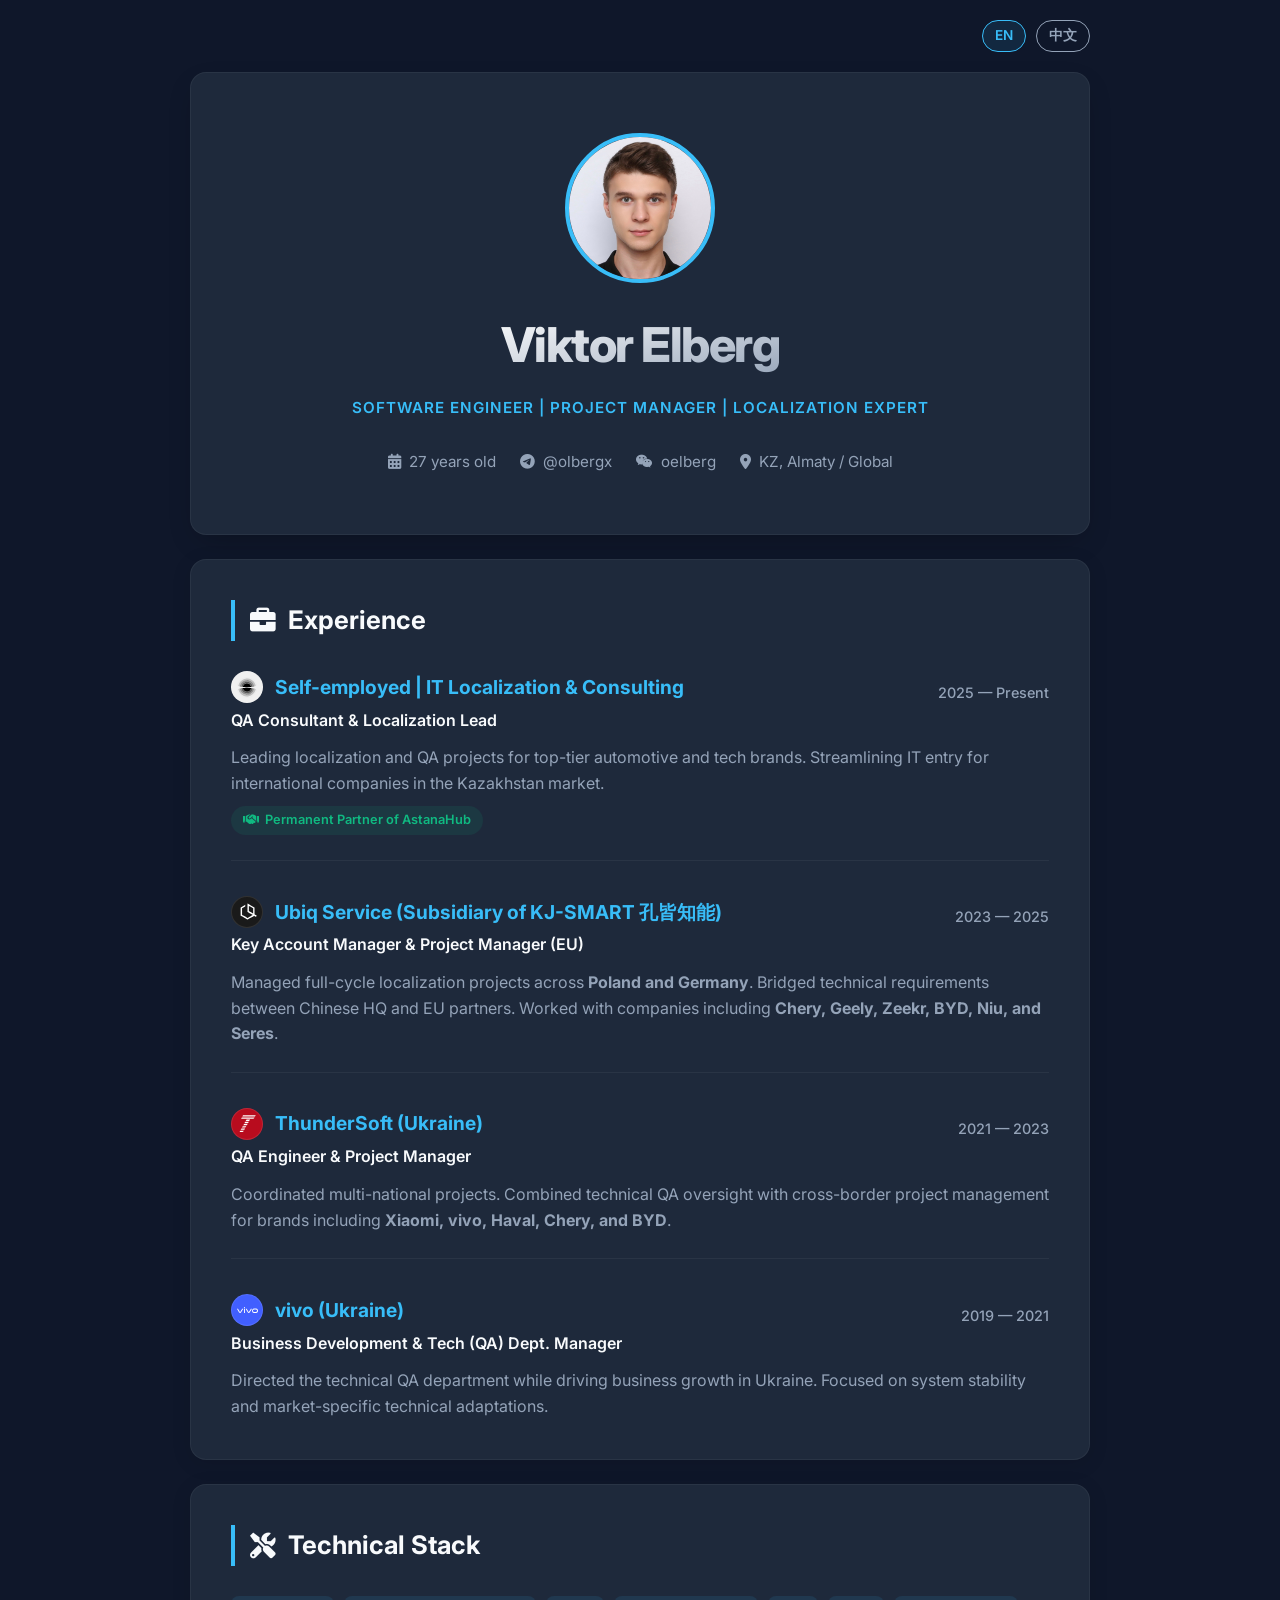
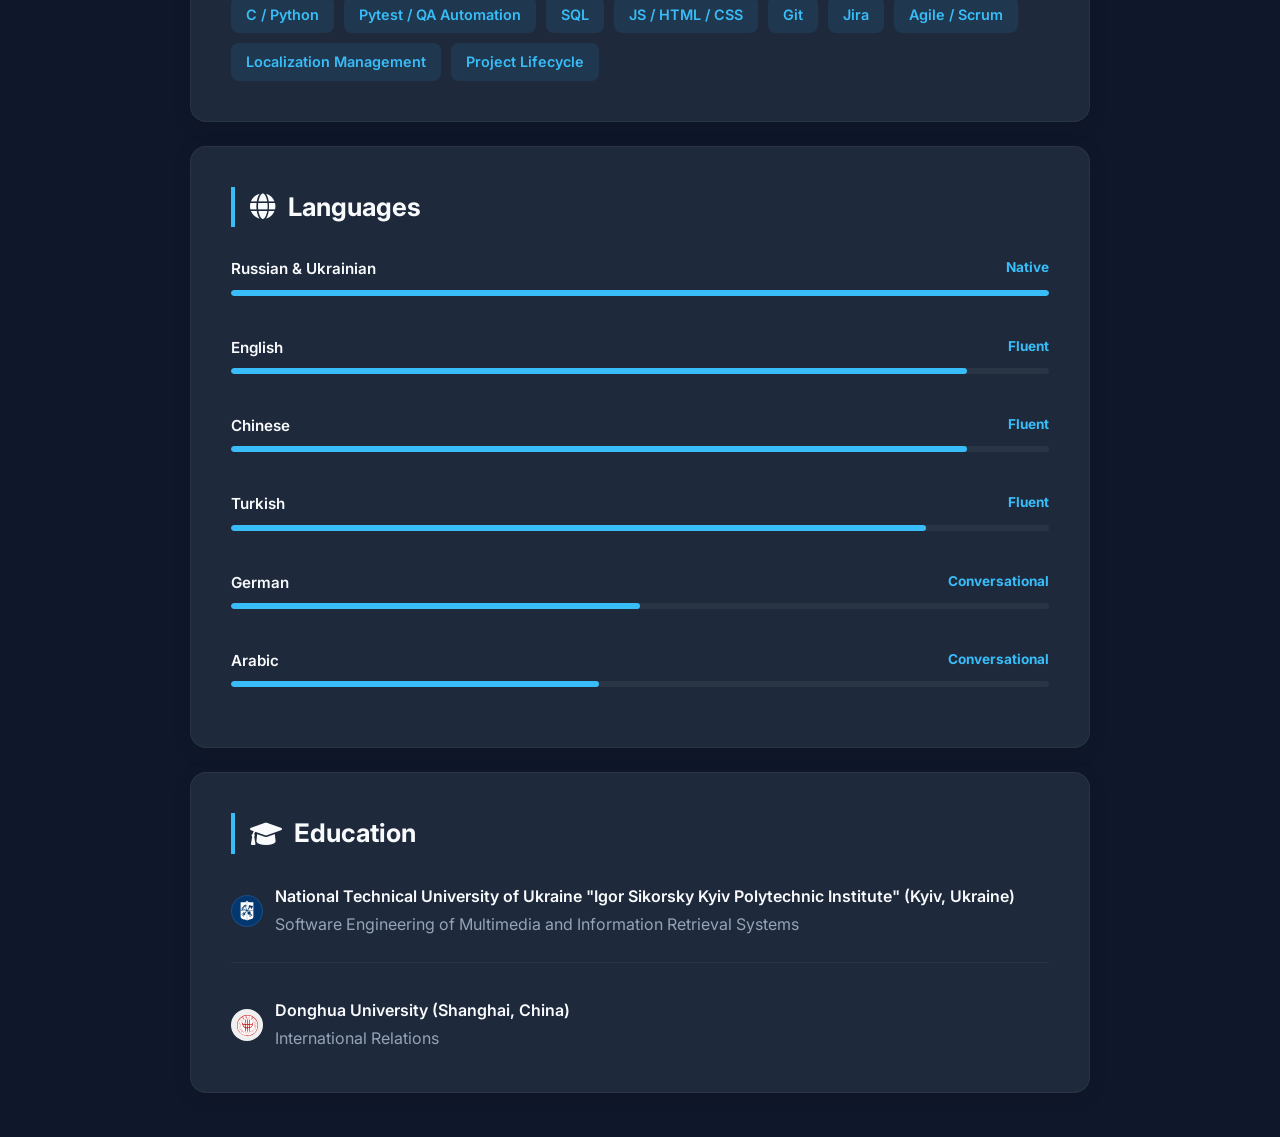
<file: index.html>
<!DOCTYPE html>
<html lang="en">
<head>
    <meta charset="UTF-8">
    <meta name="viewport" content="width=device-width, initial-scale=1.0">
    <title>Viktor Elberg | CV</title>
    <link rel="preconnect" href="https://fonts.googleapis.com">
    <link rel="preconnect" href="https://fonts.gstatic.com" crossorigin>
    <link href="https://fonts.googleapis.com/css2?family=Inter:wght@400;500;600;700;800&display=swap" rel="stylesheet">
    <link rel="stylesheet" href="https://cdnjs.cloudflare.com/ajax/libs/font-awesome/6.0.0/css/all.min.css">
    <link rel="icon" type="image/png" href="img/favicon/favicon-96x96.png" sizes="96x96" />
    <link rel="icon" type="image/svg+xml" href="img/favicon/favicon.svg" />
    <link rel="shortcut icon" href="img/favicon/favicon.ico" />
    <link rel="apple-touch-icon" sizes="180x180" href="img/favicon/apple-touch-icon.png" />
    <link rel="manifest" href="img/favicon/site.webmanifest" />
    <link rel="stylesheet" href="style.css">
</head>
<body>

<div class="container">
    <nav class="lang-switcher">
        <a href="index.html" class="active">EN</a>
        <a href="zh.html">中文</a>
    </nav>

    <header>
        <div class="profile-photo">
            <img src="img/cvphoto.jpg" alt="Viktor Elberg">
        </div>
        <h1>Viktor Elberg</h1>
        <span class="subtitle">Software Engineer | Project Manager | Localization Expert</span>
        <div class="contacts">
            <span><i class="fas fa-calendar-alt"></i> 27 years old</span>
            <a href="https://t.me/olbergx"><i class="fab fa-telegram"></i> @olbergx</a>
            <span><i class="fab fa-weixin"></i> oelberg</span>
            <span><i class="fas fa-map-marker-alt"></i> KZ, Almaty / Global</span>
        </div>
    </header>

    <section id="experience">
        <h2><i class="fas fa-briefcase"></i> Experience</h2>
        
        <div class="exp-item">
            <div class="exp-header">
                <div class="company-box">
                    <div class="logo-circle logo-self">
                        <img src="img/astanahub.svg" alt="AstanaHub">
                    </div>
                    <span class="company">Self-employed | IT Localization & Consulting</span>
                </div>
                <span class="date">2025 — Present</span>
            </div>
            <span class="role">QA Consultant & Localization Lead</span>
            <p class="exp-content">Leading localization and QA projects for top-tier automotive and tech brands. Streamlining IT entry for international companies in the Kazakhstan market.</p>
            <div class="partnership-badge">
                <i class="fas fa-handshake"></i> Permanent Partner of AstanaHub
            </div>
        </div>

        <div class="exp-item">
            <div class="exp-header">
                <div class="company-box">
                    <div class="logo-circle logo-ubiq">
                        <img src="img/ubiq.svg" alt="Ubiq Service">
                    </div>
                    <span class="company">Ubiq Service (Subsidiary of KJ-SMART 孔皆知能)</span>
                </div>
                <span class="date">2023 — 2025</span>
            </div>
            <span class="role">Key Account Manager & Project Manager (EU)</span>
            <p class="exp-content">Managed full-cycle localization projects across <b>Poland and Germany</b>. Bridged technical requirements between Chinese HQ and EU partners. Worked with companies including <b>Chery, Geely, Zeekr, BYD, Niu, and Seres</b>.</p>
        </div>

        <div class="exp-item">
            <div class="exp-header">
                <div class="company-box">
                    <div class="logo-circle logo-thundersoft">
                        <img src="img/ts.svg" alt="ThunderSoft">
                    </div>
                    <span class="company">ThunderSoft (Ukraine)</span>
                </div>
                <span class="date">2021 — 2023</span>
            </div>
            <span class="role">QA Engineer & Project Manager</span>
            <p class="exp-content">Coordinated multi-national projects. Combined technical QA oversight with cross-border project management for brands including <b>Xiaomi, vivo, Haval, Chery, and BYD</b>.</p>
        </div>

        <div class="exp-item">
            <div class="exp-header">
                <div class="company-box">
                    <div class="logo-circle logo-vivo">
                        <img src="img/vivo.svg" alt="vivo">
                    </div>
                    <span class="company">vivo (Ukraine)</span>
                </div>
                <span class="date">2019 — 2021</span>
            </div>
            <span class="role">Business Development & Tech (QA) Dept. Manager</span>
            <p class="exp-content">Directed the technical QA department while driving business growth in Ukraine. Focused on system stability and market-specific technical adaptations.</p>
        </div>
    </section>

    <section id="skills">
        <h2><i class="fas fa-tools"></i> Technical Stack</h2>
        <div class="skills-container">
            <span class="skill-tag">C / Python</span>
            <span class="skill-tag">Pytest / QA Automation</span>
            <span class="skill-tag">SQL</span>
            <span class="skill-tag">JS / HTML / CSS</span>
            <span class="skill-tag">Git</span>
            <span class="skill-tag">Jira</span>
            <span class="skill-tag">Agile / Scrum</span>
            <span class="skill-tag">Localization Management</span>
            <span class="skill-tag">Project Lifecycle</span>
        </div>
    </section>

    <section id="languages">
        <h2><i class="fas fa-globe"></i> Languages</h2>
        <div class="grid">
            <div class="lang-item">
                <div class="lang-info">
                    <span class="lang-name">Russian & Ukrainian</span>
                    <span class="lang-level">Native</span>
                </div>
                <div class="progress-bar"><div class="progress-fill" style="width: 100%;"></div></div>
            </div>
            <div class="lang-item">
                <div class="lang-info">
                    <span class="lang-name">English</span>
                    <span class="lang-level">Fluent</span>
                </div>
                <div class="progress-bar"><div class="progress-fill" style="width: 90%;"></div></div>
            </div>
            <div class="lang-item">
                <div class="lang-info">
                    <span class="lang-name">Chinese</span>
                    <span class="lang-level">Fluent</span>
                </div>
                <div class="progress-bar"><div class="progress-fill" style="width: 90%;"></div></div>
            </div>
            <div class="lang-item">
                <div class="lang-info">
                    <span class="lang-name">Turkish</span>
                    <span class="lang-level">Fluent</span>
                </div>
                <div class="progress-bar"><div class="progress-fill" style="width: 85%;"></div></div>
            </div>
            <div class="lang-item">
                <div class="lang-info">
                    <span class="lang-name">German</span>
                    <span class="lang-level">Conversational</span>
                </div>
                <div class="progress-bar"><div class="progress-fill" style="width: 50%;"></div></div>
            </div>
            <div class="lang-item">
                <div class="lang-info">
                    <span class="lang-name">Arabic</span>
                    <span class="lang-level">Conversational</span>
                </div>
                <div class="progress-bar"><div class="progress-fill" style="width: 45%;"></div></div>
            </div>
        </div>
    </section>

    <section id="education">
        <h2><i class="fas fa-graduation-cap"></i> Education</h2>
        <div class="exp-item">
            <div class="university-box">
                <div class="logo-circle logo-kpi">
                    <img src="img/kpi.svg" alt="KPI">
                </div>
                <div class="university-details">
                    <span class="role">National Technical University of Ukraine "Igor Sikorsky Kyiv Polytechnic Institute" (Kyiv, Ukraine)</span>
                    <p class="exp-content">Software Engineering of Multimedia and Information Retrieval Systems</p>
                </div>
            </div>
        </div>
        <div class="exp-item">
            <div class="university-box">
                <div class="logo-circle logo-donghua">
                    <img src="img/donghua.svg" alt="Donghua University">
                </div>
                <div class="university-details">
                    <span class="role">Donghua University (Shanghai, China)</span>
                    <p class="exp-content">International Relations</p>
                </div>
            </div>
        </div>
    </section>
</div>

</body>
</html>
</file>
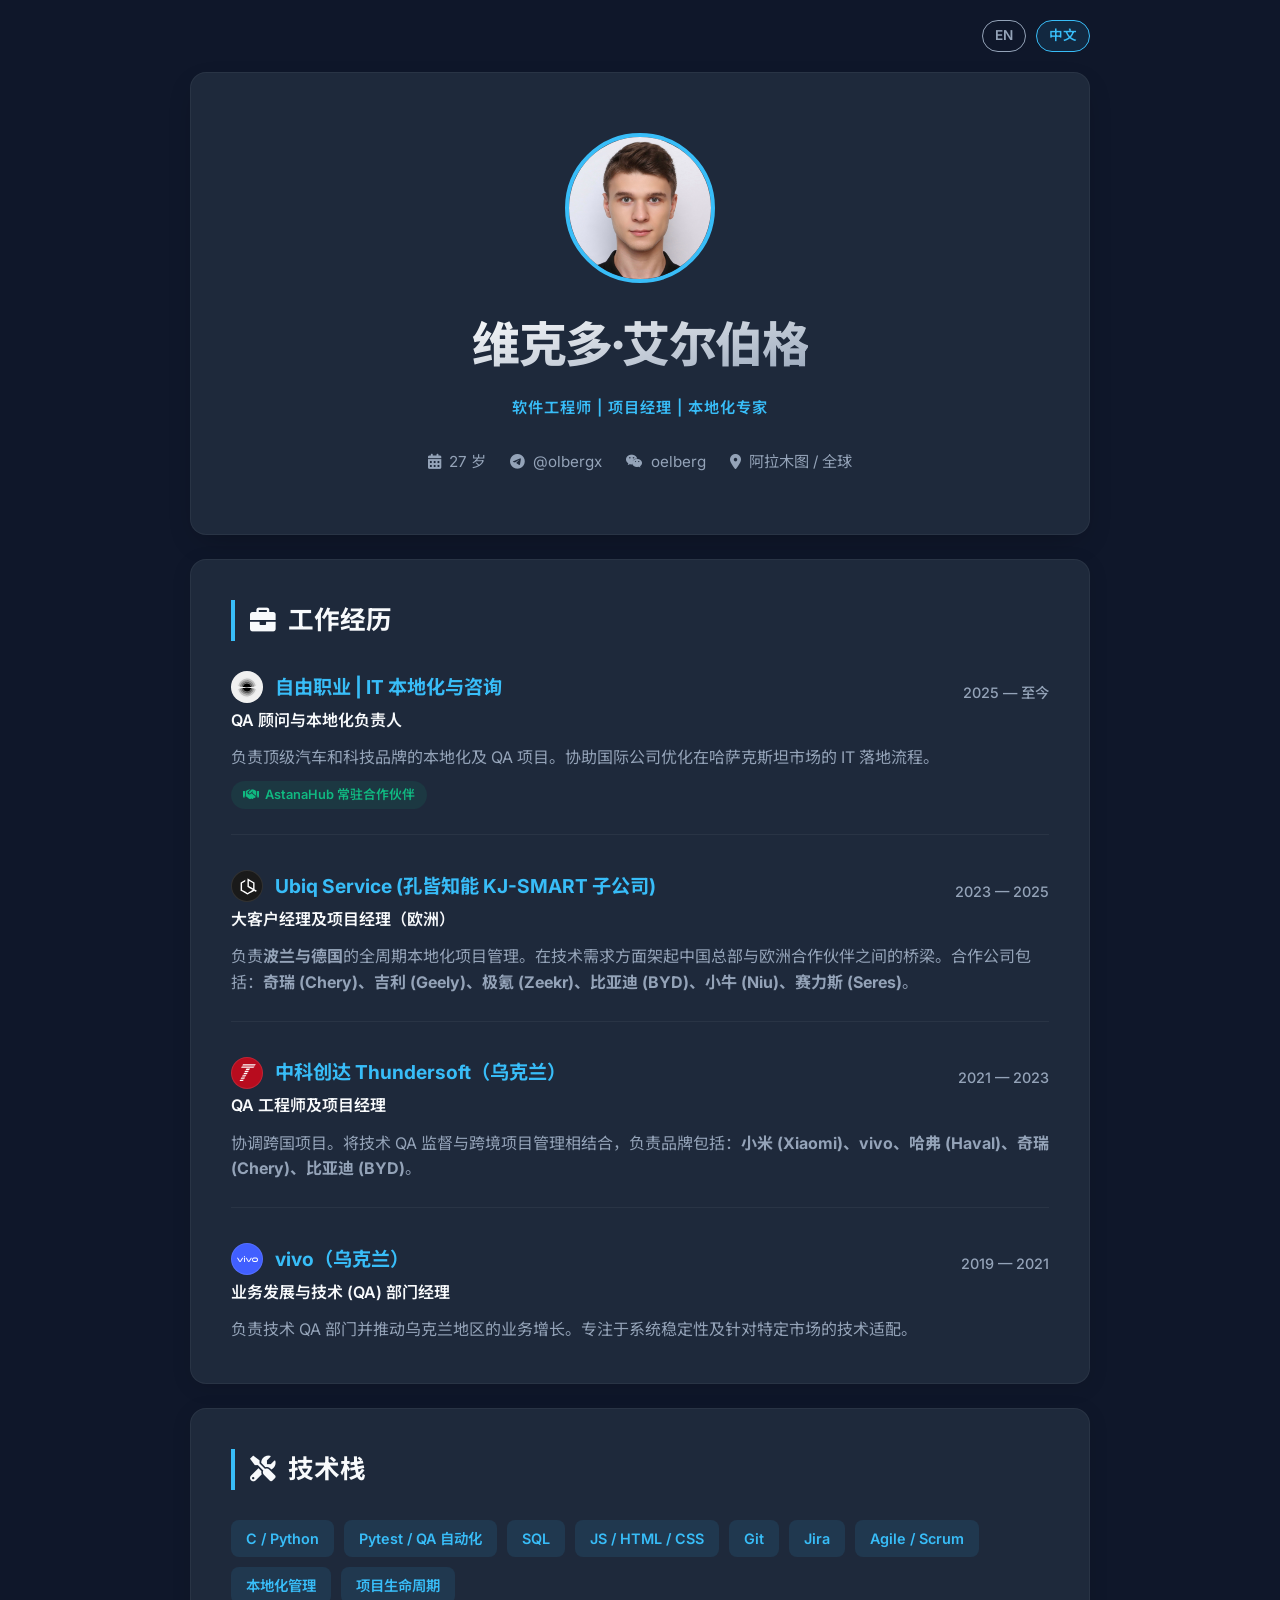
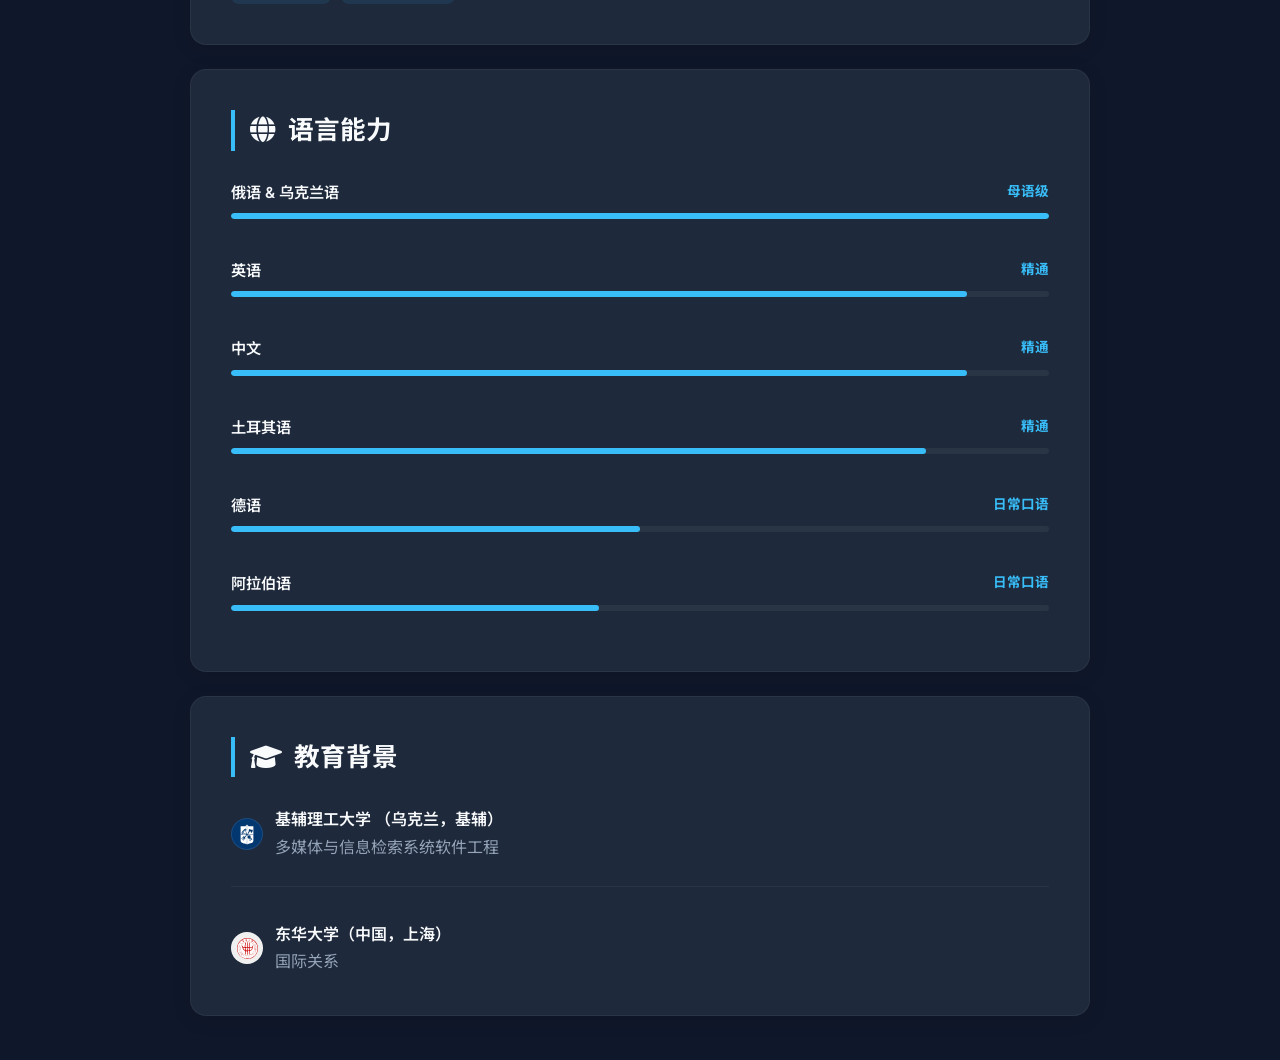
<file: zh.html>
<!DOCTYPE html>
<html lang="zh">
<head>
    <meta charset="UTF-8">
    <meta name="viewport" content="width=device-width, initial-scale=1.0">
    <title>维克多·艾尔伯格 | 个人简历</title>
    <link rel="preconnect" href="https://fonts.googleapis.com">
    <link rel="preconnect" href="https://fonts.gstatic.com" crossorigin>
    <link href="https://fonts.googleapis.com/css2?family=Inter:wght@400;500;600;700;800&family=Noto+Sans+SC:wght@400;500;700&display=swap" rel="stylesheet">
    <link rel="stylesheet" href="https://cdnjs.cloudflare.com/ajax/libs/font-awesome/6.0.0/css/all.min.css">
    <link rel="icon" type="image/png" href="img/favicon/favicon-96x96.png" sizes="96x96" />
    <link rel="icon" type="image/svg+xml" href="img/favicon/favicon.svg" />
    <link rel="shortcut icon" href="img/favicon/favicon.ico" />
    <link rel="apple-touch-icon" sizes="180x180" href="img/favicon/apple-touch-icon.png" />
    <link rel="manifest" href="img/favicon/site.webmanifest" />
    <link rel="stylesheet" href="style.css">
    <style>
        body { font-family: 'Inter', 'Noto Sans SC', sans-serif; }
    </style>
</head>
<body>

<div class="container">
    <nav class="lang-switcher">
        <a href="index.html">EN</a>
        <a href="zh.html" class="active">中文</a>
    </nav>

    <header>
        <div class="profile-photo">
            <img src="img/cvphoto.jpg" alt="维克多·艾尔伯格">
        </div>
        <h1>维克多·艾尔伯格</h1>
        <span class="subtitle">软件工程师 | 项目经理 | 本地化专家</span>
        <div class="contacts">
            <span><i class="fas fa-calendar-alt"></i> 27 岁</span>
            <a href="https://t.me/olbergx"><i class="fab fa-telegram"></i> @olbergx</a>
            <span><i class="fab fa-weixin"></i> oelberg</span>
            <span><i class="fas fa-map-marker-alt"></i> 阿拉木图 / 全球</span>
        </div>
    </header>

    <section id="experience">
        <h2><i class="fas fa-briefcase"></i> 工作经历</h2>
        
        <div class="exp-item">
            <div class="exp-header">
                <div class="company-box">
                    <div class="logo-circle logo-self">
                        <img src="img/astanahub.svg" alt="AstanaHub">
                    </div>
                    <span class="company">自由职业 | IT 本地化与咨询</span>
                </div>
                <span class="date">2025 — 至今</span>
            </div>
            <span class="role">QA 顾问与本地化负责人</span>
            <p class="exp-content">负责顶级汽车和科技品牌的本地化及 QA 项目。协助国际公司优化在哈萨克斯坦市场的 IT 落地流程。</p>
            <div class="partnership-badge">
                <i class="fas fa-handshake"></i> AstanaHub 常驻合作伙伴
            </div>
        </div>

        <div class="exp-item">
            <div class="exp-header">
                <div class="company-box">
                    <div class="logo-circle logo-ubiq">
                        <img src="img/ubiq.svg" alt="Ubiq Service">
                    </div>
                    <span class="company">Ubiq Service (<span class="no-wrap">孔皆知能</span> <span class="no-wrap">KJ-SMART</span> <span class="no-wrap">子公司</span>)</span>
                </div>
                <span class="date">2023 — 2025</span>
            </div>
            <span class="role">大客户经理及项目经理（欧洲）</span>
            <p class="exp-content">负责<b>波兰与德国</b>的全周期本地化项目管理。在技术需求方面架起中国总部与欧洲合作伙伴之间的桥梁。合作公司包括：<b>奇瑞 (Chery)、吉利 (Geely)、极氪 (Zeekr)、比亚迪 (BYD)、小牛 (Niu)、赛力斯 (Seres)</b>。</p>
        </div>

        <div class="exp-item">
            <div class="exp-header">
                <div class="company-box">
                    <div class="logo-circle logo-thundersoft">
                        <img src="img/ts.svg" alt="Thundersoft">
                    </div>
                    <span class="company">中科创达 Thundersoft<span class="no-wrap">（乌克兰）</span></span>
                </div>
                <span class="date">2021 — 2023</span>
            </div>
            <span class="role">QA 工程师及项目经理</span>
            <p class="exp-content">协调跨国项目。将技术 QA 监督与跨境项目管理相结合，负责品牌包括：<b>小米 (Xiaomi)、vivo、哈弗 (Haval)、奇瑞 (Chery)、比亚迪 (BYD)</b>。</p>
        </div>

        <div class="exp-item">
            <div class="exp-header">
                <div class="company-box">
                    <div class="logo-circle logo-vivo">
                        <img src="img/vivo.svg" alt="vivo">
                    </div>
                    <span class="company">vivo<span class="no-wrap">（乌克兰）</span></span>
                </div>
                <span class="date">2019 — 2021</span>
            </div>
            <span class="role">业务发展与技术 (QA) 部门经理</span>
            <p class="exp-content">负责技术 QA 部门并推动乌克兰地区的业务增长。专注于系统稳定性及针对特定市场的技术适配。</p>
        </div>
    </section>

    <section id="skills">
        <h2><i class="fas fa-tools"></i> 技术栈</h2>
        <div class="skills-container">
            <span class="skill-tag">C / Python</span>
            <span class="skill-tag">Pytest / QA 自动化</span>
            <span class="skill-tag">SQL</span>
            <span class="skill-tag">JS / HTML / CSS</span>
            <span class="skill-tag">Git</span>
            <span class="skill-tag">Jira</span>
            <span class="skill-tag">Agile / Scrum</span>
            <span class="skill-tag">本地化管理</span>
            <span class="skill-tag">项目生命周期</span>
        </div>
    </section>

    <section id="languages">
        <h2><i class="fas fa-globe"></i> 语言能力</h2>
        <div class="grid">
            <div class="lang-item">
                <div class="lang-info">
                    <span class="lang-name">俄语 & 乌克兰语</span>
                    <span class="lang-level">母语级</span>
                </div>
                <div class="progress-bar"><div class="progress-fill" style="width: 100%;"></div></div>
            </div>
            <div class="lang-item">
                <div class="lang-info">
                    <span class="lang-name">英语</span>
                    <span class="lang-level">精通</span>
                </div>
                <div class="progress-bar"><div class="progress-fill" style="width: 90%;"></div></div>
            </div>
            <div class="lang-item">
                <div class="lang-info">
                    <span class="lang-name">中文</span>
                    <span class="lang-level">精通</span>
                </div>
                <div class="progress-bar"><div class="progress-fill" style="width: 90%;"></div></div>
            </div>
            <div class="lang-item">
                <div class="lang-info">
                    <span class="lang-name">土耳其语</span>
                    <span class="lang-level">精通</span>
                </div>
                <div class="progress-bar"><div class="progress-fill" style="width: 85%;"></div></div>
            </div>
            <div class="lang-item">
                <div class="lang-info">
                    <span class="lang-name">德语</span>
                    <span class="lang-level">日常口语</span>
                </div>
                <div class="progress-bar"><div class="progress-fill" style="width: 50%;"></div></div>
            </div>
            <div class="lang-item">
                <div class="lang-info">
                    <span class="lang-name">阿拉伯语</span>
                    <span class="lang-level">日常口语</span>
                </div>
                <div class="progress-bar"><div class="progress-fill" style="width: 45%;"></div></div>
            </div>
        </div>
    </section>

    <section id="education">
        <h2><i class="fas fa-graduation-cap"></i> 教育背景</h2>
        <div class="exp-item">
            <div class="university-box">
                <div class="logo-circle logo-kpi">
                    <img src="img/kpi.svg" alt="KPI">
                </div>
                <div class="university-details">
                    <span class="role">基辅理工大学 <span class="no-wrap">（乌克兰，基辅）</span></span>
                    <p class="exp-content">多媒体与信息检索系统软件工程</p>
                </div>
            </div>
        </div>
        <div class="exp-item">
            <div class="university-box">
                <div class="logo-circle logo-donghua">
                    <img src="img/donghua.svg" alt="Donghua University">
                </div>
                <div class="university-details">
                    <span class="role">东华大学（中国，上海）</span>
                    <p class="exp-content">国际关系</p>
                </div>
            </div>
        </div>
    </section>
</div>

</body>
</html>
</file>
<file: style.css>
:root {
    --bg-color: #0f172a;
    --card-bg: #1e293b;
    --text-main: #f8fafc;
    --text-dim: #94a3b8;
    --accent: #38bdf8;
    --accent-soft: rgba(56, 189, 248, 0.1);
}

* {
    margin: 0;
    padding: 0;
    box-sizing: border-box;
}

body {
    font-family: 'Inter', -apple-system, BlinkMacSystemFont, 'Segoe UI', Roboto, Oxygen, Ubuntu, Cantarell, 'Open Sans', 'Helvetica Neue', sans-serif;
    background-color: var(--bg-color);
    color: var(--text-main);
    line-height: 1.6;
    padding: 20px;
    -webkit-font-smoothing: antialiased;
    overflow-x: hidden;
}

.no-wrap {
    white-space: nowrap;
}

@keyframes fadeInUp {
    from {
        opacity: 0;
        transform: translateY(20px);
    }

    to {
        opacity: 1;
        transform: translateY(0);
    }
}

@keyframes slideInLeft {
    from {
        width: 0;
    }
}

section,
header {
    animation: fadeInUp 0.8s ease-out forwards;
}

.progress-fill {
    animation: slideInLeft 1.5s ease-out;
}

.container {
    max-width: 900px;
    margin: 0 auto;
}

.lang-switcher {
    display: flex;
    justify-content: flex-end;
    gap: 10px;
    margin-bottom: 20px;
}

.lang-switcher a {
    color: var(--text-dim);
    text-decoration: none;
    font-size: 0.85rem;
    font-weight: 600;
    padding: 4px 12px;
    border-radius: 20px;
    border: 1px solid var(--text-dim);
    transition: 0.3s;
}

.lang-switcher a:hover,
.lang-switcher a.active {
    color: var(--accent);
    border-color: var(--accent);
    background: var(--accent-soft);
}

header {
    display: flex;
    flex-direction: column;
    align-items: center;
    text-align: center;
    padding: 60px 20px;
    background: var(--card-bg);
    border-radius: 16px;
    margin-bottom: 24px;
    border: 1px solid rgba(255, 255, 255, 0.05);
    box-shadow: 0 10px 30px -10px rgba(0, 0, 0, 0.3);
}

.profile-photo {
    width: 150px;
    height: 150px;
    border-radius: 50%;
    background: var(--accent-soft);
    border: 4px solid var(--accent);
    margin-bottom: 24px;
    overflow: hidden;
    display: flex;
    align-items: center;
    justify-content: center;
    position: relative;
}

.profile-photo img {
    width: 100%;
    height: 100%;
    object-fit: cover;
}

.profile-photo i {
    font-size: 4rem;
    color: var(--accent);
}

h1 {
    font-size: 3rem;
    margin-bottom: 12px;
    letter-spacing: -1.5px;
    font-weight: 800;
    background: linear-gradient(to bottom right, #fff, #94a3b8);
    -webkit-background-clip: text;
    background-clip: text;
    -webkit-text-fill-color: transparent;
}

.subtitle {
    color: var(--accent);
    font-weight: 600;
    text-transform: uppercase;
    font-size: 0.95rem;
    margin-bottom: 30px;
    display: block;
    letter-spacing: 1px;
}

.contacts {
    display: flex;
    justify-content: center;
    gap: 24px;
    flex-wrap: wrap;
}

.contacts a,
.contacts span {
    color: var(--text-dim);
    text-decoration: none;
    font-size: 0.95rem;
    transition: 0.3s;
    display: flex;
    align-items: center;
    gap: 8px;
}

.contacts a:hover {
    color: var(--accent);
}

section {
    background: var(--card-bg);
    padding: 40px;
    border-radius: 16px;
    margin-bottom: 24px;
    border: 1px solid rgba(255, 255, 255, 0.05);
    box-shadow: 0 4px 20px rgba(0, 0, 0, 0.1);
}

h2 {
    font-size: 1.6rem;
    margin-bottom: 30px;
    border-left: 4px solid var(--accent);
    padding-left: 15px;
    color: var(--text-main);
    display: flex;
    align-items: center;
    gap: 12px;
}

.exp-item {
    margin-bottom: 35px;
    position: relative;
    border-bottom: 1px solid rgba(255, 255, 255, 0.05);
    padding-bottom: 25px;
}

.exp-item:last-child {
    border-bottom: none;
    padding-bottom: 0;
    margin-bottom: 0;
}

.exp-header {
    display: flex;
    justify-content: space-between;
    align-items: baseline;
    flex-wrap: wrap;
    margin-bottom: 4px;
}

.company {
    font-weight: 700;
    color: var(--accent);
    font-size: 1.2rem;
}

.date {
    color: var(--text-dim);
    font-size: 0.9rem;
    font-weight: 500;
}

.role {
    font-weight: 600;
    display: block;
    margin-bottom: 12px;
    color: var(--text-main);
}

.exp-content {
    font-size: 1rem;
    color: var(--text-dim);
}

.partnership-badge {
    display: inline-flex;
    align-items: center;
    gap: 6px;
    background: rgba(16, 185, 129, 0.1);
    color: #10b981;
    padding: 4px 12px;
    border-radius: 20px;
    font-size: 0.8rem;
    font-weight: 600;
    margin-top: 10px;
}

.logo-circle {
    width: 32px;
    height: 32px;
    border-radius: 50%;
    display: flex;
    align-items: center;
    justify-content: center;
    overflow: hidden;
    flex-shrink: 0;
    margin-right: 12px;
    border: 1px solid rgba(255, 255, 255, 0.1);
}

.logo-circle img,
.logo-circle svg {
    width: 70%;
    height: 70%;
    object-fit: contain;
}

.logo-vivo {
    background-color: #415fff;
}

.logo-thundersoft {
    background-color: #b80c1e;
}

.logo-ubiq {
    background-color: #1a1a1a;
}

.logo-self {
    background-color: #f0f0f0;
}

.logo-donghua {
    background-color: #f0f0f0;
}

.logo-kpi {
    background-color: #023770;
}

.company-box,
.university-box {
    display: flex;
    align-items: center;
}

.company-details,
.university-details {
    display: flex;
    flex-direction: column;
}

.company-details .role,
.university-details .role {
    margin-bottom: 2px;
}

.company-details .exp-content,
.university-details .exp-content {
    margin-top: 0;
}

.grid {
    display: grid;
    grid-template-columns: 1fr;
    gap: 20px;
}

.skills-container {
    display: flex;
    flex-wrap: wrap;
    gap: 10px;
}

.skill-tag {
    background: var(--accent-soft);
    color: var(--accent);
    padding: 6px 14px;
    border-radius: 8px;
    font-size: 0.9rem;
    font-weight: 600;
    transition: 0.3s;
    border: 1px solid transparent;
}

.skill-tag:hover {
    background: var(--accent);
    color: var(--bg-color);
}

.lang-item {
    margin-bottom: 20px;
}

.lang-info {
    display: flex;
    justify-content: space-between;
    margin-bottom: 8px;
    font-size: 0.95rem;
}

.lang-name {
    font-weight: 600;
    color: var(--text-main);
}

.lang-level {
    color: var(--accent);
    font-size: 0.85rem;
    font-weight: 700;
}

.progress-bar {
    width: 100%;
    height: 6px;
    background: rgba(255, 255, 255, 0.05);
    border-radius: 10px;
    overflow: hidden;
}

.progress-fill {
    height: 100%;
    background: var(--accent);
    border-radius: 10px;
}

@media (max-width: 768px) {
    body {
        padding: 15px;
    }

    header {
        padding: 40px 15px;
    }

    h1 {
        font-size: 2.2rem;
    }

    section {
        padding: 25px;
    }

    .exp-header {
        flex-direction: column;
        gap: 4px;
    }

    .date {
        margin-bottom: 8px;
    }
}

@media (max-width: 480px) {
    h1 {
        font-size: 1.8rem;
    }

    .contacts {
        flex-direction: column;
        align-items: center;
        gap: 12px;
    }

    .grid {
        grid-template-columns: 1fr;
    }
}
</file>
